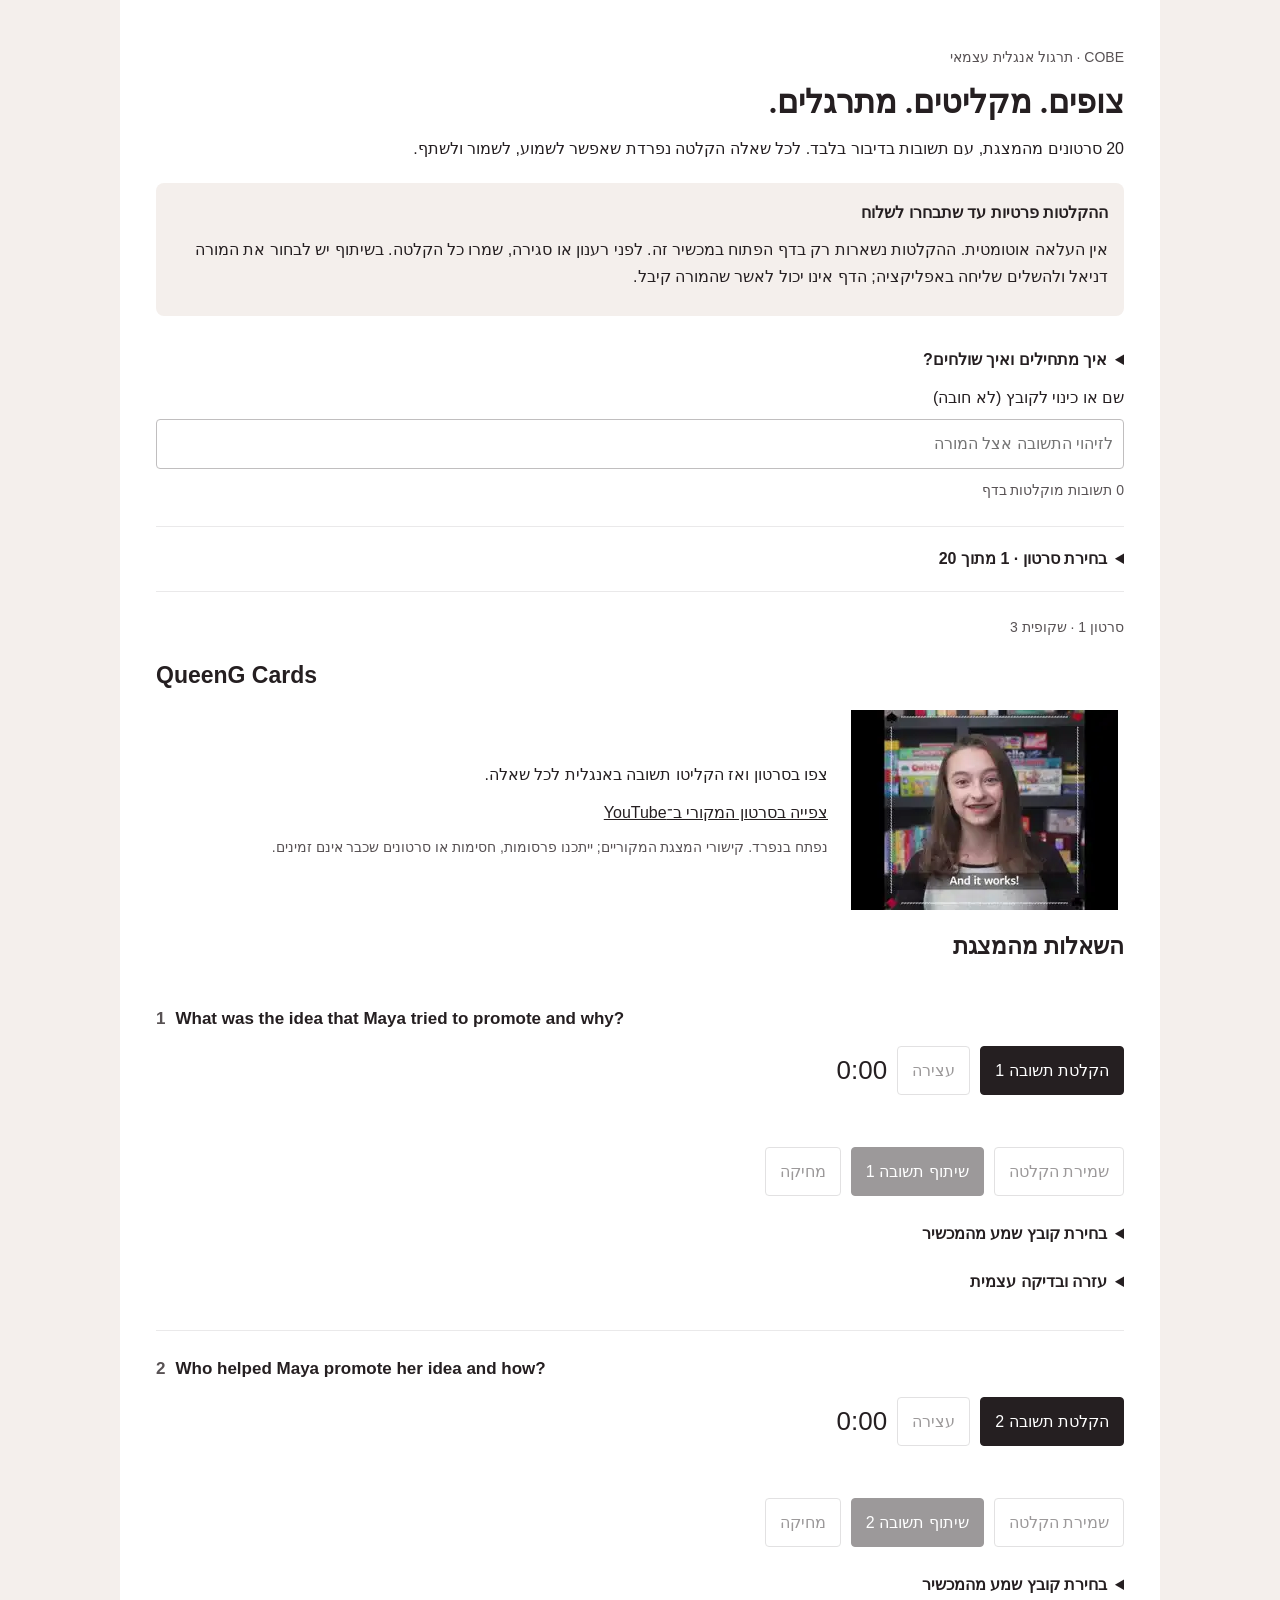
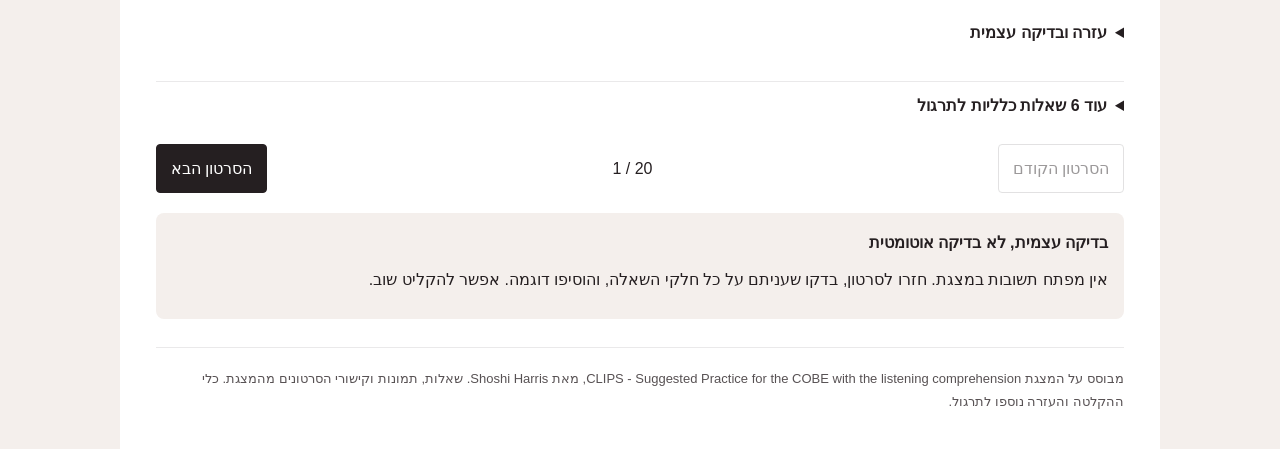
<file: cobe-speaking.html>
<!doctype html><html lang="he" dir="rtl"><head><meta charset="UTF-8"><meta name="viewport" content="width=device-width, initial-scale=1"><title>COBE - תשובות בדיבור</title><style>
*{box-sizing:border-box}body{margin:0;background:#f4efec;color:#251f21;font-family:Arial,sans-serif;line-height:1.7;font-size:16px}main{max-width:1040px;margin:auto;background:white;padding:24px;min-height:100vh}h1{font-family:Georgia,serif;font-size:32px;line-height:1.3;margin:12px 0}h2{font-size:23px;line-height:1.4}h3{font-size:17px;line-height:1.6;margin:0}p{margin:10px 0}.eyebrow,.muted{color:#585254;font-size:14px}.callout{background:#f4efec;padding:16px;border-radius:8px;margin:20px 0}.actions{display:flex;flex-wrap:wrap;gap:10px;align-items:center;margin:14px 0}button,.button{background:#251f21;color:white;border:1px solid #251f21;border-radius:4px;padding:10px 14px;font:inherit;cursor:pointer;min-height:44px;text-decoration:none;max-width:100%;white-space:normal}button.secondary,.button.secondary{color:#251f21;background:white;border-color:#c0bebf}button:disabled{opacity:.45;cursor:not-allowed}button:hover:not(:disabled),a:hover{text-decoration:underline}button:focus-visible,a:focus-visible,input:focus-visible,summary:focus-visible{outline:3px solid #73a89a;outline-offset:3px}summary{cursor:pointer;min-height:48px;font-weight:600;padding:10px 0}.question{padding:24px 0;border-bottom:1px solid #eae9ea}.question h3{direction:ltr;text-align:left}.qnum{color:#585254;margin-right:10px}audio{width:100%;margin:12px 0;display:block}.status{color:#585254;min-height:24px;font-size:14px;overflow-wrap:anywhere}.active{color:#c62828;font-weight:bold}.library{border-block:1px solid #eae9ea;margin:24px 0;padding:8px 0}input[type=text]{display:block;width:100%;font:inherit;border:1px solid #c0bebf;border-radius:4px;padding:10px;margin:8px 0}.clip-list{display:grid;gap:8px}.clip-choice{color:#251f21;background:white;border-color:#eae9ea;display:flex;text-align:left;gap:12px;width:100%;overflow-wrap:anywhere}.chosen{border-color:#73a89a!important;font-weight:bold}.watch{display:grid;gap:16px}.watch img{width:100%;max-width:400px;max-height:240px;object-fit:contain;justify-self:center}.watch a{color:#251f21;overflow-wrap:anywhere}.title{overflow-wrap:anywhere}footer{color:#585254;font-size:13px;border-top:1px solid #eae9ea;margin-top:28px;padding-top:20px}label.import{display:inline-block;position:relative;overflow:hidden}label.import input{position:absolute;inset:0;opacity:0;width:100%;height:100%;cursor:pointer}.check{display:flex;gap:10px;align-items:flex-start;min-height:44px;padding:8px 0;direction:ltr}.check input{min-width:20px;height:20px}.timer{font-variant-numeric:tabular-nums;font-size:26px;direction:ltr}.nav{justify-content:space-between}.name{max-width:360px}.filename{font-size:13px;direction:ltr;overflow-wrap:anywhere}.fallback{margin-top:14px}a{color:#251f21}@media(min-width:768px){main{padding:36px}.watch{grid-template-columns:280px 1fr;align-items:center}.clip-list{grid-template-columns:1fr 1fr}.watch img{max-height:200px}}@media(max-width:359px){h1{font-size:28px}.actions>*{flex-grow:1}.nav{gap:8px}}
</style></head><body><main>
<p class="eyebrow">COBE · תרגול אנגלית עצמאי</p><h1>צופים. מקליטים. מתרגלים.</h1><p>20 סרטונים מהמצגת, עם תשובות בדיבור בלבד. לכל שאלה הקלטה נפרדת שאפשר לשמוע, לשמור ולשתף.</p>
<div class="callout"><strong>ההקלטות פרטיות עד שתבחרו לשלוח</strong><p>אין העלאה אוטומטית. ההקלטות נשארות רק בדף הפתוח במכשיר זה. לפני רענון או סגירה, שמרו כל הקלטה. בשיתוף יש לבחור את המורה דניאל ולהשלים שליחה באפליקציה; הדף אינו יכול לאשר שהמורה קיבל.</p></div>
<details><summary>איך מתחילים ואיך שולחים?</summary><ol><li>פתחו את הדף ב־Chrome או Safari, לא בתוך WhatsApp. אשרו שימוש במיקרופון כאשר תתבקשו.</li><li>צפו בסרטון. ליד כל שאלה לחצו הקלטה, ענו באנגלית ואז עצירה.</li><li>האזינו ושמרו את קובץ השמע. השם כולל מספר סרטון ושאלה.</li><li>לחצו שיתוף תשובה, בחרו WhatsApp ואת המורה דניאל, ובדקו את הנמען לפני Send. אם שיתוף קובץ אינו נתמך, שמרו אותו וצרפו אותו ידנית לשיחה.</li></ol><p>אם המיקרופון לא עובד בדפדפן, אפשר להקליט באפליקציית ההקלטה במכשיר ולבחור את קובץ השמע בשאלה המתאימה.</p><p>בדף אין בדיקת נכונות, ציון, חשבון תלמיד או איסוף הקלטות.</p></details>
<label class="name">שם או כינוי לקובץ (לא חובה)<input id="student" type="text" maxlength="40" placeholder="לזיהוי התשובה אצל המורה"></label><p class="muted" id="count" role="status">0 תשובות מוקלטות בדף</p>
<details class="library"><summary id="choose">בחירת סרטון · 1 מתוך 20</summary><label>חיפוש סרטון<input id="search" type="text" placeholder="שם הסרטון באנגלית"></label><div id="clips" class="clip-list"></div></details>
<div id="current"></div><details id="general"><summary>עוד 6 שאלות כלליות לתרגול</summary><p>השאלות הכלליות מהמצגת מתאימות לרוב הסרטונים.</p><div id="general-qs"></div></details>
<div class="actions nav"><button id="prev" class="secondary">הסרטון הקודם</button><span id="position" dir="ltr">1 / 20</span><button id="next">הסרטון הבא</button></div>
<div class="callout"><strong>בדיקה עצמית, לא בדיקה אוטומטית</strong><p>אין מפתח תשובות במצגת. חזרו לסרטון, בדקו שעניתם על כל חלקי השאלה, והוסיפו דוגמה. אפשר להקליט שוב.</p></div>
<footer>מבוסס על המצגת CLIPS - Suggested Practice for the COBE with the listening comprehension, מאת Shoshi Harris. שאלות, תמונות וקישורי הסרטונים מהמצגת. כלי ההקלטה והעזרה נוספו לתרגול.</footer>
</main><script>const clips=[{"id": 1, "title": "QueenG Cards", "note": "", "questions": ["What was the idea that Maya tried to promote and why?", "Who helped Maya promote her idea and how?"], "url": "http://www.youtube.com/watch?v=8WDrQAQbwbg", "slide": 3, "image": "[data-uri]"}, {"id": 2, "title": "It is OK to be different", "note": "", "questions": ["What do you know about Steven from what Cole tells about him? Mention at least 4 facts", "What is the message that Cole would like to convey in his presentation?"], "url": "http://www.youtube.com/watch?v=sQuM5e0QGLg", "slide": 4, "image": "[data-uri]"}, {"id": 3, "title": "How little people can make a big difference", "note": "", "questions": ["What were Charlie's difficulties when he was 6 years old?", "What is the purpose of the “buddy bench” and how can it be used?"], "url": "http://www.youtube.com/watch?v=V7Z-Hq-xvxM", "slide": 5, "image": "[data-uri]"}, {"id": 4, "title": "How I Overcame My Fear of Public Speaking", "note": "", "questions": ["What tips does Danish give us to help people deal with their fear of public speaking?", "Mention at least 3 tips. Which tip is most suitable for you? Explain"], "url": "http://www.youtube.com/watch?v=80UVjkcxGmA", "slide": 6, "image": "[data-uri]"}, {"id": 5, "title": "An Experiment in Gratitude", "note": "", "questions": ["Why were the people in the clip asked to make a phone call and what were they asked to do?", "What was the main conclusion of the experiment?"], "url": "http://www.youtube.com/watch?v=oHv6vTKD6lg", "slide": 7, "image": "[data-uri]"}, {"id": 6, "title": "Be a Mr. Jensen", "note": "", "questions": ["In what way was Mr. Jensen a unique teacher and how did he affect the speaker?", "What do you think teachers can learn from this clip?"], "url": "http://www.youtube.com/watch?v=4p5286T_kn0", "slide": 8, "image": "[data-uri]"}, {"id": 7, "title": "Michelle Obama's Best Advice For Students", "note": "", "questions": ["What is Michelle Obama's advice for Students?", "Do you find her advice useful? Explain why"], "url": "http://www.youtube.com/watch?v=VxW5D5VPg_0", "slide": 9, "image": "[data-uri]"}, {"id": 8, "title": "Hearing for the First Time", "note": "", "questions": ["What  has recently happened to 3 year old Grason ?", "What do you think parents can learn from this video?"], "url": "http://www.youtube.com/watch?v=YcvzsSyuMRk", "slide": 10, "image": "[data-uri]"}, {"id": 9, "title": "Climate Change: What Can We Do?", "note": "", "questions": ["According to the clip, what causes climate change in the world?", "Mention at least  3 things people can do to stop climate change."], "url": "http://www.youtube.com/watch?v=1gFRHVYjsP0", "slide": 11, "image": "[data-uri]"}, {"id": 10, "title": "Nine Simple Ways To Stop Global Warming", "note": "", "questions": ["How many of the “9 ways to stop global warming” can you remember after watching the clip once?", "Now watch again - do you remember more?"], "url": "http://www.youtube.com/watch?v=a1zaiF4GieI", "slide": 12, "image": "[data-uri]"}, {"id": 11, "title": "What makes people happy? By Elizabeth Dunn (for stronger students)", "note": "", "questions": ["What bothered Elizabeth about the results of her initial studies about happiness?", "What is “The Group of 5”  program?", "Who is Even and what special program did he start?"], "url": "http://www.youtube.com/watch?v=lUKhMUZnLuw", "slide": 13, "image": "[data-uri]"}, {"id": 12, "title": "What Makes Kids Happy (suitable for 4 points)", "note": "", "questions": ["How many of the children’s answers to the question  “what make you happy?” can you remember after watching the clip once?", "Now watch again - do you remember more?"], "url": "http://www.youtube.com/watch?v=VR__nphBOy8", "slide": 14, "image": "[data-uri]"}, {"id": 13, "title": "Making Friends", "note": "", "questions": ["Why do you think the boy doesn't have friends at the beginning of the clip?", "What can other children and/or parents learn from this clip?"], "url": "http://www.youtube.com/watch?v=q6YhmOzXVAE", "slide": 15, "image": "[data-uri]"}, {"id": 14, "title": "Over The Line", "note": "", "questions": ["What happened to Jonny during the race  and how did Alister help him?", "What personal price did Alister have to pay for helping Jonny?"], "url": "http://www.youtube.com/watch?v=liCRrheKIOI", "slide": 16, "image": "[data-uri]"}, {"id": 15, "title": "Speeches In the Movies.. .", "note": "", "questions": ["The clip presents speeches from different movies. What is common to these speeches?", "Which one do YOU like best and why?"], "url": "http://www.youtube.com/watch?v=nfaraEcKrrw", "slide": 17, "image": "[data-uri]"}, {"id": 16, "title": "The Incredible Transformation Of World's Most Polluted Beach", "note": "", "questions": ["What ecological problem is presented in the clip?", "What did Afrose decide to do and how?"], "url": "http://www.youtube.com/watch?v=jXcoPO76UyA", "slide": 18, "image": "[data-uri]"}, {"id": 17, "title": "Rainforests", "note": "", "questions": ["What problem is presented in the clip?", "What is Corine doing with her team and why?"], "url": "http://www.youtube.com/watch?v=2xdchnPqOtM", "slide": 19, "image": "[data-uri]"}, {"id": 18, "title": "Stress at School  Carley Rogers", "note": "", "questions": ["Why does Carley compare herself to Adisa, the young girl from Africa?", "What is Carley’s advice to students dealing with stress at school?"], "url": "http://www.youtube.com/watch?v=dbic3JCX1jo", "slide": 20, "image": "[data-uri]"}, {"id": 19, "title": "The Power of Reading / Luke Bakic", "note": "", "questions": ["In what way is Luke different from most kids?", "According to Luke, what are some of the advantages of reading books?"], "url": "http://www.youtube.com/watch?v=rW2r5uStgG0", "slide": 21, "image": "[data-uri]"}, {"id": 20, "title": "The Effects of Lying | Georgia Haukom", "note": "", "questions": ["According to Georgia, what are the temptations that push us to lying?", "What are the negative effects of lying?", "What is Georgia’s advice to help us not lie?"], "url": "http://www.youtube.com/watch?v=wbftlDzIALA", "slide": 22, "image": "[data-uri]"}];const general=["Describe what the clip is about.", "What is the message of the clip?", "Do you agree with the message of the clip? Explain why/why not", "Who can benefit from watching this clip?", "What did you learn from this clip? Explain and give an example", "What would you like to ask the speaker/s in the clip?"];</script><script>let selected=1,active=null,pending=false,sharedBusy=false;const recordings=new Map();const $=s=>document.querySelector(s);const esc=s=>String(s).replace(/[&<>"']/g,c=>({'&':'&amp;','<':'&lt;','>':'&gt;','"':'&quot;',"'":'&#39;'}[c]));
function safe(s){return s.trim().replace(/[^\p{L}\p{N}_-]+/gu,'-').slice(0,40)}
function fileName(key,mime){const [c,q]=key.split('-');const ext=mime.includes('mp4')?'m4a':mime.includes('ogg')?'ogg':mime.includes('wav')?'wav':mime.includes('mpeg')?'mp3':'weba';return `COBE-${safe($('#student').value)||'student'}-clip-${c}-question-${Number(q)+1}.${ext}`}
function updateCount(){$('#count').textContent=recordings.size+' תשובות מוקלטות בדף';}
function choose(id){if(active||pending){alert('עצרו את ההקלטה או המתינו לאישור המיקרופון לפני מעבר סרטון.');return}selected=id;render();}
function library(){const filtered=clips.filter(c=>c.title.toLowerCase().includes($('#search').value.toLowerCase()));$('#clips').innerHTML=filtered.map(c=>`<button class="clip-choice ${c.id===selected?'chosen':''}" data-pick="${c.id}" aria-pressed="${c.id===selected}"><b>${c.id}</b><span dir="ltr">${esc(c.title)}</span></button>`).join('')||'<p>לא נמצאו סרטונים. מחקו את החיפוש ונסו שוב.</p>';document.querySelectorAll('[data-pick]').forEach(b=>b.onclick=()=>choose(Number(b.dataset.pick)));}
function question(q,i){const key=selected+'-'+i;return `<section class="question" data-key="${key}"><h3><span class="qnum">${i+1}</span>${esc(q)}</h3><div class="actions"><button data-record="${key}">הקלטת תשובה ${i+1}</button><button class="secondary" data-stop="${key}" disabled>עצירה</button><span class="timer" data-time="${key}">0:00</span></div><p class="status" data-status="${key}" role="status"></p><div data-audio="${key}"></div><div class="actions"><button class="secondary" data-save="${key}" disabled>שמירת הקלטה</button><button data-share="${key}" disabled>שיתוף תשובה ${i+1}</button><button class="secondary" data-delete="${key}" disabled>מחיקה</button></div><p class="filename" data-filename="${key}"></p><details class="fallback"><summary>בחירת קובץ שמע מהמכשיר</summary><p>אפשר להקליט באפליקציית ההקלטה ולבחור כאן קובץ שמע. הבחירה לא מעלה אותו לשרת.</p><label class="button secondary import">בחירת הקלטה<input type="file" accept="audio/*" data-import="${key}" aria-label="בחירת קובץ שמע לתשובה ${i+1}"></label></details><details><summary>עזרה ובדיקה עצמית</summary><p dir="ltr">The clip is about… / One example is… / I think… because…</p><p>אלה פתיחים לתרגול, לא פתרונות. הקשיבו לתשובה ובדקו:</p>${['I answered every part of the question.','I included a detail or example from the clip.','I explained my ideas in my own words.'].map(s=>`<label class="check"><input type="checkbox">${s}</label>`).join('')}</details></section>`}
function render(){const c=clips[selected-1];$('#choose').textContent=`בחירת סרטון · ${selected} מתוך 20`;$('#current').innerHTML=`<p class="eyebrow">סרטון ${c.id} · שקופית ${c.slide}</p><h2 class="title" dir="ltr">${esc(c.title)}</h2><div class="watch"><img src="${c.image}" alt="תמונה מהמצגת: ${esc(c.title)}"><div><p>צפו בסרטון ואז הקליטו תשובה באנגלית לכל שאלה.</p><a href="${esc(c.url)}" target="_blank" rel="noopener noreferrer">צפייה בסרטון המקורי ב־YouTube</a><p class="muted">נפתח בנפרד. קישורי המצגת המקוריים; ייתכנו פרסומות, חסימות או סרטונים שכבר אינם זמינים.</p></div></div><h2>השאלות מהמצגת</h2>${c.questions.map(question).join('')}`;$('#general-qs').innerHTML=general.map((q,i)=>question(q,c.questions.length+i)).join('');$('#position').textContent=selected+' / 20';$('#prev').disabled=selected===1;$('#next').disabled=selected===20;library();bind();for(const key of recordings.keys())refresh(key);}
function node(key,kind){return document.querySelector(`[data-${kind}="${key}"]`)}
function status(key,msg){const n=node(key,'status');if(n)n.textContent=msg;}
function refresh(key){const item=recordings.get(key),holder=node(key,'audio');if(!holder)return;holder.innerHTML=item?`<audio controls preload="metadata" src="${item.url}" aria-label="האזנה לתשובה ${Number(key.split('-')[1])+1}"></audio>`:'';for(const k of ['save','share','delete'])node(key,k).disabled=!item||!!active||pending;node(key,'filename').textContent=item?fileName(key,item.blob.type):'';node(key,'record').textContent=item?'הקלטה מחדש':'הקלטת תשובה '+(Number(key.split('-')[1])+1);}
function controls(){document.querySelectorAll('[data-record]').forEach(n=>n.disabled=!!active||pending);document.querySelectorAll('[data-stop]').forEach(n=>n.disabled=active?.key!==n.dataset.stop);document.querySelectorAll('[data-import]').forEach(n=>n.disabled=!!active||pending);for(const key of recordings.keys())for(const k of ['save','share','delete']){const n=node(key,k);if(n)n.disabled=!!active||pending;}$('#prev').disabled=!!active||pending||selected===1;$('#next').disabled=!!active||pending||selected===20;}
function store(key,blob){const old=recordings.get(key);if(old)URL.revokeObjectURL(old.url);recordings.set(key,{blob,url:URL.createObjectURL(blob)});refresh(key);updateCount();}
async function record(key){if(active||pending)return;if(recordings.has(key)&&!confirm('להחליף את ההקלטה? הישנה תוחלף רק לאחר עצירת הקלטה חדשה.'))return;if(!navigator.mediaDevices?.getUserMedia||typeof MediaRecorder==='undefined'){status(key,'הקלטה בדפדפן אינה נתמכת. פתחו ב־Chrome/Safari או בחרו קובץ שמע מהמכשיר.');return;}pending=true;controls();status(key,'ממתינים לאישור מיקרופון. אשרו בדפדפן; אפשר לבטל בחלון ההרשאה.');let stream;try{stream=await navigator.mediaDevices.getUserMedia({audio:true});const mime=['audio/webm;codecs=opus','audio/mp4','audio/ogg;codecs=opus'].find(t=>MediaRecorder.isTypeSupported(t));const rec=new MediaRecorder(stream,mime?{mimeType:mime}:undefined);const chunks=[];let failed=false;const start=Date.now();rec.ondataavailable=e=>{if(e.data.size)chunks.push(e.data)};rec.onerror=()=>{failed=true;status(key,'ההקלטה נכשלה. ההקלטה הקודמת נשמרה, אם הייתה. נסו שוב או בחרו קובץ.');if(rec.state!=='inactive')rec.stop();};rec.onstop=()=>{clearInterval(active?.tick);stream.getTracks().forEach(t=>t.stop());const blob=new Blob(chunks,{type:rec.mimeType||chunks[0]?.type||'audio/webm'});active=null;pending=false;if(blob.size&&!failed){store(key,blob);status(key,'ההקלטה מוכנה להאזנה. שמרו אותה לפני סגירה או רענון. היא עדיין לא נשלחה.');}else if(!failed)status(key,'לא התקבל שמע. נסו שוב.');node(key,'status')?.classList.remove('active');controls();};rec.start(500);pending=false;active={key,rec,stream,tick:setInterval(()=>{const seconds=Math.floor((Date.now()-start)/1000);const n=node(key,'time');if(n)n.textContent=Math.floor(seconds/60)+':'+String(seconds%60).padStart(2,'0');if(seconds>=300&&rec.state==='recording')rec.stop()},250)};status(key,'מקליטים. לחצו עצירה בסיום. עצירה אוטומטית אחרי 5 דקות (מגבלת תרגול, לא זמן בחינה רשמי).');node(key,'status')?.classList.add('active');controls();}catch(err){stream?.getTracks().forEach(t=>t.stop());pending=false;active=null;const name=err?.name;status(key,name==='NotAllowedError'?'אין גישה למיקרופון. בדקו הרשאה בהגדרות הדפדפן ופתחו את הקישור ב־Chrome/Safari. אפשר גם לבחור קובץ שמע מהמכשיר.':name==='NotFoundError'?'לא נמצא מיקרופון. חברו מיקרופון או בחרו קובץ שמע מהמכשיר.':'לא ניתן להתחיל הקלטה. נסו שוב או בחרו קובץ שמע מהמכשיר.');controls();}}
function save(key){const item=recordings.get(key);if(!item)return;const a=document.createElement('a');a.href=item.url;a.download=fileName(key,item.blob.type);a.click();status(key,'התבקשה שמירת הקובץ. בדקו הורדות/קבצים במכשיר. אם נפתח נגן, השתמשו בשמירה או בשיתוף שלו. ההקלטה לא נשלחה למורה.');}
async function share(key){if(sharedBusy)return;const item=recordings.get(key);if(!item)return;const file=new File([item.blob],fileName(key,item.blob.type),{type:item.blob.type.split(';')[0]});if(!navigator.share||!navigator.canShare?.({files:[file]})){status(key,'שיתוף קובץ אינו נתמך כאן. לחצו שמירת הקלטה, פתחו את השיחה עם המורה דניאל ב־WhatsApp וצרפו את הקובץ ידנית.');return;}sharedBusy=true;try{await navigator.share({files:[file],title:file.name});status(key,'הקובץ הועבר לכלי השיתוף. בחרו את דניאל והשלימו Send באפליקציה. הדף אינו מאשר שליחה או קבלה אצל המורה.');}catch(e){status(key,e?.name==='AbortError'?'השיתוף בוטל. ההקלטה נשארה כאן.':'לא ניתן לשתף. שמרו את ההקלטה וצרפו אותה ידנית לשיחה עם דניאל.');}finally{sharedBusy=false;}}
function bind(){document.querySelectorAll('[data-record]').forEach(n=>n.onclick=()=>record(n.dataset.record));document.querySelectorAll('[data-stop]').forEach(n=>n.onclick=()=>{if(active?.key===n.dataset.stop&&active.rec.state!=='inactive')active.rec.stop()});document.querySelectorAll('[data-save]').forEach(n=>n.onclick=()=>save(n.dataset.save));document.querySelectorAll('[data-share]').forEach(n=>n.onclick=()=>share(n.dataset.share));document.querySelectorAll('[data-delete]').forEach(n=>n.onclick=()=>{const key=n.dataset.delete;if(confirm('למחוק את ההקלטה מהדף? קובץ שכבר שמרתם במכשיר לא יימחק.')){URL.revokeObjectURL(recordings.get(key).url);recordings.delete(key);refresh(key);status(key,'ההקלטה הוסרה מהדף.');updateCount();}});document.querySelectorAll('[data-import]').forEach(n=>n.onchange=()=>{const file=n.files?.[0];if(!file)return;if(!file.type.startsWith('audio/')){status(n.dataset.import,'בחרו קובץ שמע.');n.value='';return}if(file.size>25*1024*1024){status(n.dataset.import,'הקובץ גדול מ־25 MB. בחרו הקלטה קצרה יותר.');n.value='';return}if(recordings.has(n.dataset.import)&&!confirm('להחליף את ההקלטה הקיימת בקובץ הנבחר?')){n.value='';return}store(n.dataset.import,file);status(n.dataset.import,'קובץ השמע נטען במכשיר בלבד. האזינו לפני שיתוף; הוא עדיין לא נשלח.');n.value='';});}
$('#search').oninput=library;$('#prev').onclick=()=>choose(selected-1);$('#next').onclick=()=>choose(selected+1);$('#student').oninput=()=>{for(const key of recordings.keys()){const n=node(key,'filename');if(n)n.textContent=fileName(key,recordings.get(key).blob.type)}};window.addEventListener('beforeunload',e=>{if(recordings.size||active||pending){e.preventDefault();e.returnValue='';}});window.addEventListener('pagehide',()=>{if(active){active.rec.onstop=null;clearInterval(active.tick);active.stream.getTracks().forEach(t=>t.stop());}});render();
</script></body></html>
</file>
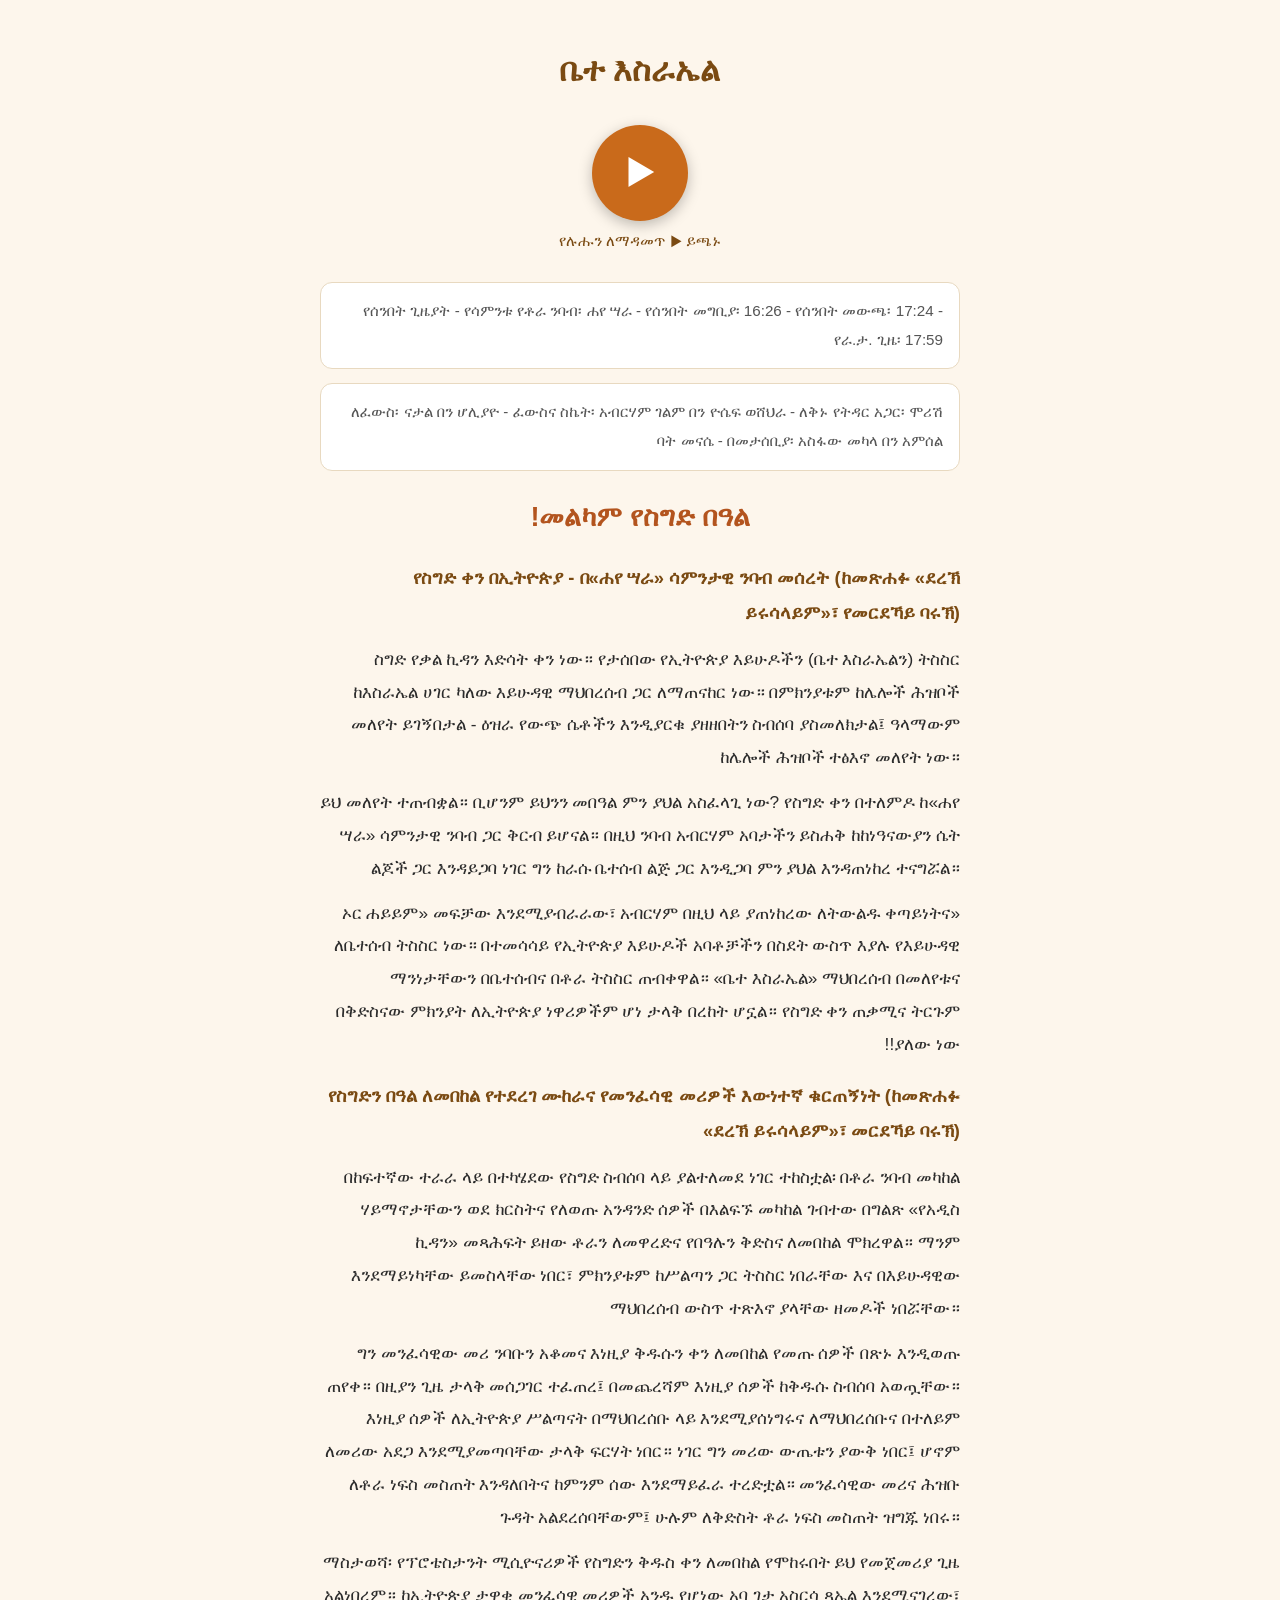
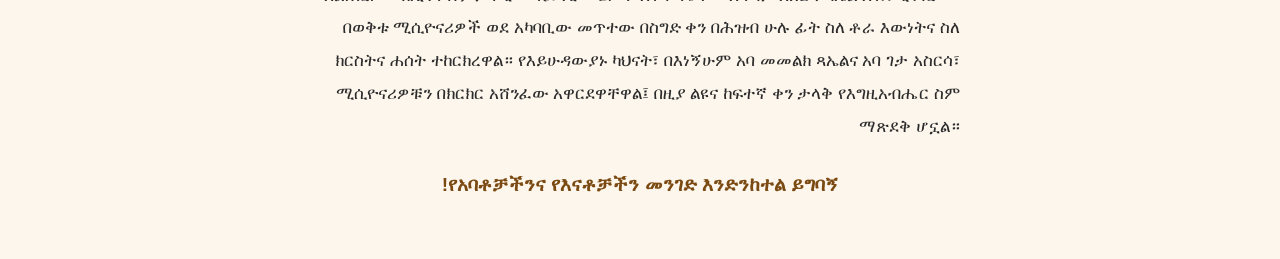
<file: sigd-amharic.html>
<!DOCTYPE html>
<html lang="am" dir="rtl">
<head>
<meta charset="UTF-8">
<meta name="viewport" content="width=device-width, initial-scale=1.0">
<title>ቤተ እስራኤል - መልካም የስግድ በዓል!</title>
<style>
  * { box-sizing: border-box; margin: 0; padding: 0; }
  body {
    font-family: "Noto Sans Ethiopic", "Nyala", "Abyssinica SIL", sans-serif;
    background: #fdf6ec;
    color: #2b2b2b;
    line-height: 1.9;
    padding: 16px;
  }
  .wrap { max-width: 640px; margin: 0 auto; }
  header {
    text-align: center;
    padding: 24px 12px 12px;
  }
  header h1 { font-size: 2rem; color: #7a4a12; }
  .player {
    position: sticky;
    top: 0;
    background: #fdf6ec;
    padding: 12px 0;
    text-align: center;
    z-index: 10;
  }
  #playBtn {
    width: 96px;
    height: 96px;
    border-radius: 50%;
    border: none;
    background: #c96a1b;
    color: #fff;
    font-size: 2.4rem;
    cursor: pointer;
    box-shadow: 0 4px 14px rgba(0,0,0,.25);
  }
  #playBtn:active { transform: scale(.96); }
  .hint { font-size: .95rem; color: #7a4a12; margin-top: 6px; }
  audio { width: 100%; margin-top: 10px; }
  .box {
    background: #fff;
    border: 1px solid #e8d9c0;
    border-radius: 12px;
    padding: 14px 16px;
    margin: 14px 0;
  }
  .times { font-size: .95rem; color: #555; }
  .ded { font-size: .95rem; color: #555; }
  h2.headline {
    text-align: center;
    color: #b3541e;
    font-size: 1.7rem;
    margin: 20px 0 6px;
  }
  h3 { color: #7a4a12; font-size: 1.15rem; margin: 18px 0 8px; }
  p { margin: 12px 0; font-size: 1.08rem; }
  .closing {
    text-align: center;
    font-weight: bold;
    color: #7a4a12;
    margin: 24px 0 40px;
    font-size: 1.2rem;
  }
</style>
</head>
<body>
<div class="wrap">
  <header>
    <h1>ቤተ እስራኤል</h1>
  </header>

  <div class="player">
    <button id="playBtn" aria-label="አጫውት">&#9654;</button>
    <div class="hint">የሉሑን ለማዳመጥ ▶ ይጫኑ</div>
    <audio id="audio" preload="none" src="https://github.com/nrumdm-ai/module-E/releases/download/sigd-amharic-v1/sigd-amharic.mp3"></audio>
  </div>

  <div class="box times">
    የሰንበት ጊዜያት - የሳምንቱ የቶራ ንባብ፡ ሐየ ሣራ - የሰንበት መግቢያ፡ 16:26 - የሰንበት መውጫ፡ 17:24 - የራ.ታ. ጊዜ፡ 17:59
  </div>

  <div class="box ded">
    ለፈውስ፡ ናታል በን ሆሊያዮ - ፈውስና ስኬት፡ አብርሃም ገልም በን ዮሴፍ ወሸህራ - ለቅኑ የትዳር አጋር፡ ሞሪሽ ባት መናሴ - በመታሰቢያ፡ አስፋው መካላ በን አምሰል
  </div>

  <h2 class="headline">መልካም የስግድ በዓል!</h2>

  <h3>የስግድ ቀን በኢትዮጵያ - በ«ሐየ ሣራ» ሳምንታዊ ንባብ መሰረት (ከመጽሐፉ «ደረኽ ይሩሳላይም»፣ የመርደኻይ ባሩኽ)</h3>

  <p>ስግድ የቃል ኪዳን እድሳት ቀን ነው። የታሰበው የኢትዮጵያ እይሁዶችን (ቤተ እስራኤልን) ትስስር ከእስራኤል ሀገር ካለው እይሁዳዊ ማህበረሰብ ጋር ለማጠናከር ነው። በምክንያቱም ከሌሎች ሕዝቦች መለየት ይገኝበታል - ዕዝራ የውጭ ሴቶችን እንዲያርቁ ያዘዘበትን ስብሰባ ያስመለክታል፤ ዓላማውም ከሌሎች ሕዝቦች ተፅእኖ መለየት ነው።</p>

  <p>ይህ መለየት ተጠብቋል። ቢሆንም ይህንን መበዓል ምን ያህል አስፈላጊ ነው? የስግድ ቀን በተለምዶ ከ«ሐየ ሣራ» ሳምንታዊ ንባብ ጋር ቅርብ ይሆናል። በዚህ ንባብ አብርሃም አባታችን ይስሐቅ ከከነዓናውያን ሴት ልጆች ጋር እንዳይጋባ ነገር ግን ከራሱ ቤተሰብ ልጅ ጋር እንዲጋባ ምን ያህል እንዳጠነከረ ተናግሯል።</p>

  <p>«ኦር ሐይይም» መፍቻው እንደሚያብራራው፣ አብርሃም በዚህ ላይ ያጠነከረው ለትውልዱ ቀጣይነትና ለቤተሰብ ትስስር ነው። በተመሳሳይ የኢትዮጵያ እይሁዶች አባቶቻችን በስደት ውስጥ እያሉ የእይሁዳዊ ማንነታቸውን በቤተሰብና በቶራ ትስስር ጠብቀዋል። «ቤተ እስራኤል» ማህበረሰብ በመለየቱና በቅድስናው ምክንያት ለኢትዮጵያ ነዋሪዎችም ሆነ ታላቅ በረከት ሆኗል። የስግድ ቀን ጠቃሚና ትርጉም ያለው ነው!!</p>

  <h3>የስግድን በዓል ለመበከል የተደረገ ሙከራና የመንፈሳዊ መሪዎች እውነተኛ ቁርጠኝነት (ከመጽሐፉ «ደረኽ ይሩሳላይም»፣ መርደኻይ ባሩኽ)</h3>

  <p>በከፍተኛው ተራራ ላይ በተካሄደው የስግድ ስብሰባ ላይ ያልተለመደ ነገር ተከስቷል፡ በቶራ ንባብ መካከል ሃይማኖታቸውን ወደ ክርስትና የለወጡ አንዳንድ ሰዎች በእልፍኙ መካከል ገብተው በግልጽ «የአዲስ ኪዳን» መጻሕፍት ይዘው ቶራን ለመዋረድና የበዓሉን ቅድስና ለመበከል ሞክረዋል። ማንም እንደማይነካቸው ይመስላቸው ነበር፣ ምክንያቱም ከሥልጣን ጋር ትስስር ነበራቸው እና በእይሁዳዊው ማህበረሰብ ውስጥ ተጽእኖ ያላቸው ዘመዶች ነበሯቸው።</p>

  <p>ግን መንፈሳዊው መሪ ንባቡን አቆመና እነዚያ ቅዱሱን ቀን ለመበከል የመጡ ሰዎች በጽኑ እንዲወጡ ጠየቀ። በዚያን ጊዜ ታላቅ መሰጋገር ተፈጠረ፤ በመጨረሻም እነዚያ ሰዎች ከቅዱሱ ስብሰባ አወጧቸው። እነዚያ ሰዎች ለኢትዮጵያ ሥልጣናት በማህበረሰቡ ላይ እንደሚያሰነግሩና ለማህበረሰቡና በተለይም ለመሪው አደጋ እንደሚያመጣባቸው ታላቅ ፍርሃት ነበር። ነገር ግን መሪው ውጤቱን ያውቅ ነበር፤ ሆኖም ለቶራ ነፍስ መስጠት እንዳለበትና ከምንም ሰው እንደማይፈራ ተረድቷል። መንፈሳዊው መሪና ሕዝቡ ጉዳት አልደረሰባቸውም፤ ሁሉም ለቅድስት ቶራ ነፍስ መስጠት ዝግጁ ነበሩ።</p>

  <p>ማስታወሻ፡ የፕሮቴስታንት ሚሲዮናሪዎች የስግድን ቅዱስ ቀን ለመበከል የሞከሩበት ይህ የመጀመሪያ ጊዜ አልነበረም። ከኢትዮጵያ ታዋቂ መንፈሳዊ መሪዎች አንዱ የሆነው አባ ገታ አስርሳ ጻኤል እንደሚናገረው፣ በወቅቱ ሚሲዮናሪዎች ወደ አካባቢው መጥተው በስግድ ቀን በሕዝብ ሁሉ ፊት ስለ ቶራ እውነትና ስለ ክርስትና ሐሰት ተከርክረዋል። የእይሁዳውያኑ ካህናት፣ በእነኝሁም አባ መመልክ ጻኤልና አባ ገታ አስርሳ፣ ሚሲዮናሪዎቹን በክርክር አሸንፈው አዋርደዋቸዋል፤ በዚያ ልዩና ከፍተኛ ቀን ታላቅ የእግዚአብሔር ስም ማጽደቅ ሆኗል።</p>

  <p class="closing">የአባቶቻችንና የእናቶቻችን መንገድ እንድንከተል ይግባኝ!</p>
</div>

<script>
  var btn = document.getElementById('playBtn');
  var audio = document.getElementById('audio');
  btn.addEventListener('click', function () {
    if (audio.paused) { audio.play(); } else { audio.pause(); }
  });
  audio.addEventListener('play', function () { btn.innerHTML = '&#10073;&#10073;'; });
  audio.addEventListener('pause', function () { btn.innerHTML = '&#9654;'; });
  audio.addEventListener('ended', function () { btn.innerHTML = '&#9654;'; });
</script>
</body>
</html>
</file>
